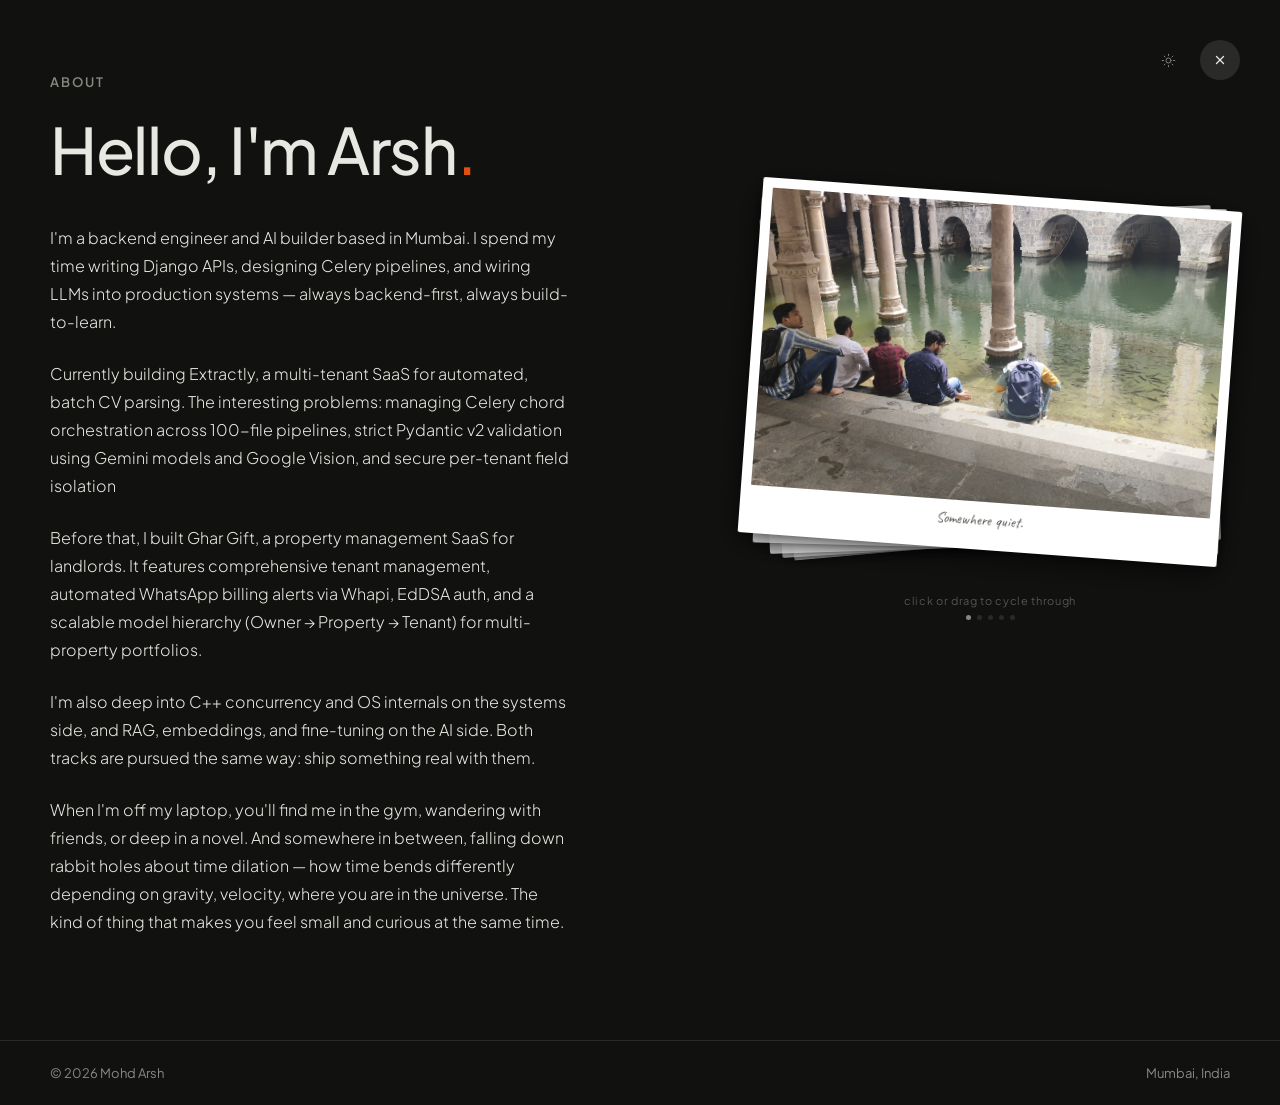
<file: about.html>
<!DOCTYPE html>
<html lang="en" id="root" class="dark">
<head>
  <meta charset="utf-8">
  <meta name="viewport" content="width=device-width, initial-scale=1">
  <title>About — Mohd Arsh</title>
  <meta name="description" content="Backend engineer and AI builder based in Mumbai. 3+ years building SaaS and LLM tools.">
  <link rel="preconnect" href="https://fonts.googleapis.com">
  <link href="https://fonts.googleapis.com/css2?family=Caveat:wght@500;600&family=Plus+Jakarta+Sans:wght@300;400;500;600;700&family=DM+Mono:wght@400;500&display=swap" rel="stylesheet">
  <link rel="stylesheet" href="assets/css/main.css">
  <link rel="stylesheet" href="assets/css/about.css">
  <link rel="icon" type="image/png" href="assets/images/arsh.webp">
</head>
<body>

<div class="about-header-actions">
  <button class="dark-toggle" onclick="toggleDark()" aria-label="Toggle dark mode">
    <svg id="dark-icon" xmlns="http://www.w3.org/2000/svg" width="15" height="15" viewBox="0 0 24 24" fill="none" stroke="currentColor" stroke-width="1.5" stroke-linecap="round" stroke-linejoin="round"><path d="M20.985 12.486a9 9 0 1 1-9.473-9.472c.405-.022.617.46.402.803a6 6 0 0 0 8.268 8.268c.344-.215.825-.004.803.401"></path></svg>
    <span class="toggle-tooltip" id="dark-label">SWITCH TO DARK MODE</span>
  </button>
  <a href="index.html" class="about-close-btn" aria-label="Back to home">
    <svg width="14" height="14" viewBox="0 0 24 24" fill="none" stroke="currentColor" stroke-width="2.2" stroke-linecap="round" stroke-linejoin="round">
      <line x1="18" y1="6" x2="6" y2="18"></line>
      <line x1="6" y1="6" x2="18" y2="18"></line>
    </svg>
  </a>
</div>

<main>
  <div class="page-wrapper">

    <div class="about-grid reveal">
      <!-- LEFT -->
      <div>
        <p class="about-eyebrow">About</p>
        <!-- ── Name + headline ── -->
        <h1 class="about-h1">Hello, I'm Arsh<span class="accent">.</span></h1>

        <!-- ── Bio paragraphs ── -->
        <p class="bio-p" >
          I'm a backend engineer and AI builder based in Mumbai. I spend my time writing
          Django APIs, designing Celery pipelines, and wiring LLMs into production systems — always
          backend-first, always build-to-learn.
        </p>
        <p class="bio-p">
          Currently building Extractly, a multi-tenant SaaS for automated, batch CV parsing. The interesting 
          problems: managing Celery chord orchestration across 100-file pipelines, strict Pydantic v2 
          validation using Gemini models and Google Vision, and secure per-tenant field isolation
        </p>
        <p class="bio-p" >
          Before that, I built Ghar Gift, a property management SaaS for landlords. 
          It features comprehensive tenant management, automated WhatsApp billing alerts via Whapi, 
          EdDSA auth, and a scalable model hierarchy (Owner → Property → Tenant) for
          multi-property portfolios.
        </p>
        <p class="bio-p" >
          I'm also deep into C++ concurrency and OS internals on the systems side, and RAG, embeddings,
          and fine-tuning on the AI side. Both tracks are pursued the same way: ship something real with them.
        </p>
        <p class="bio-p" >
          When I'm off my laptop, you'll find me in the gym, wandering with friends,
          or deep in a novel. And somewhere in between, falling down rabbit holes about
          time dilation — how time bends differently depending on gravity, velocity,
          where you are in the universe. The kind of thing that makes you feel small
          and curious at the same time.
        </p>
      </div>

      <!-- RIGHT: photo stack (5 images, click/drag to cycle) -->
      <div class="photo-stack-outer">
        <div class="photo-stack" id="photoStack">
          <div class="photo-card" data-index="0">
            <img src="./assets/images/culturalday.webp" alt="Cultural Day at college">
            <p class="photo-caption">Cultural Day Fits.</p>
          </div>
          <div class="photo-card" data-index="1">
            <img src="./assets/images/lastlunch.webp" alt="Last lunch">
            <p class="photo-caption">The last shared table.</p>
          </div>
          <div class="photo-card" data-index="2">
            <img src="./assets/images/projectteam.webp" alt="Final year project">
            <p class="photo-caption">Shipped, Final year project, wrapped.</p>
          </div>
          <div class="photo-card" data-index="3">
            <img src="./assets/images/blackday.webp" alt="Black day">
            <p class="photo-caption">Black day edition.</p>
          </div>
          <div class="photo-card" data-index="4">
            <img src="./assets/images/jamamasjid.webp" alt="Jama Masjid">
            <p class="photo-caption">Somewhere quiet.</p>
          </div>
        </div>
        <p class="stack-hint">click or drag to cycle through</p>
        <div class="stack-dots" id="stackDots">
          <div class="stack-dot"></div>
          <div class="stack-dot"></div>
          <div class="stack-dot"></div>
          <div class="stack-dot"></div>
          <div class="stack-dot"></div>
        </div>
      </div>
    </div>

    <!-- Experience 
    <div class="section-divider reveal reveal-d1">
      <div class="exp-grid">
        <div style="padding-top:24px;">
          <h2 class="exp-h2">Experience</h2>
          <p class="exp-sub">3+ years building products and pipelines.</p>
        </div>
        <div>

          <div class="exp-item">
            <div class="exp-logo">
              <span class="exp-logo-text">EXT</span>
            </div>
            <div>
              <div class="exp-row">
                <span class="exp-name">Extractly</span>
                <span class="exp-dates">2024–Present</span>
              </div>
              <div class="exp-role">Founder &amp; Builder — Multi-tenant CV parsing SaaS</div>
            </div>
          </div>

          <div class="exp-item">
            <div class="exp-logo">
              <span class="exp-logo-text">GG</span>
            </div>
            <div>
              <div class="exp-row">
                <span class="exp-name">Ghar Gift</span>
                <span class="exp-dates">2023–2024</span>
              </div>
              <div class="exp-role">Founder &amp; Builder — PG/hostel management SaaS</div>
            </div>
          </div>

          <div class="exp-item">
            <div class="exp-logo">
              <span class="exp-logo-text">MG<br>HR</span>
            </div>
            <div>
              <div class="exp-row">
                <span class="exp-name">MG HR / Jobs Sin</span>
                <span class="exp-dates">2023–Present</span>
              </div>
              <div class="exp-role">Web Manager — HR consultancy properties, content automation</div>
            </div>
          </div>

          <div class="exp-item">
            <div class="exp-logo">
              <span class="exp-logo-text">NR</span>
            </div>
            <div>
              <div class="exp-row">
                <span class="exp-name">NextRead</span>
                <span class="exp-dates">2023</span>
              </div>
              <div class="exp-role">Builder — Semantic book recommender (LangChain, Chroma, HuggingFace)</div>
            </div>
          </div>

        </div>
      </div>
    </div> -->

  </div>
</main>

<footer>
  <div class="page-wrapper footer-inner">
    <span class="footer-txt">© 2026 Mohd Arsh</span>
    <span class="footer-txt">Mumbai, India</span>
  </div>
</footer>

<script src="assets/js/common.js"></script>
<script src="assets/js/about.js"></script>
</body>
</html>
</file>
<file: assets/css/main.css>
/* assets/css/main.css */

/* ═══════════════════════════════════════
   TOKENS — LIGHT (default) + DARK
═══════════════════════════════════════ */
:root {
  --bg:     #fafaf8;
  --ink:    #1a1a18;
  --mid:    #6b6b65;
  --faint:  #b0b0a8;
  --rule:   #e8e5df;
  --accent: #e05010;
  --card-bg: #ffffff;
  --card-border: #E8E5DF;
  --tag-bg: rgba(26,26,24,0.05);
  --tag-c:  #6b6b65;
  --shadow-sm: 0 2px 8px rgba(0,0,0,0.06);
  --shadow-md: 0 4px 20px rgba(0,0,0,0.08);
  --mono: 'DM Mono', monospace;
}
html.dark {
  --bg:     #111110;
  --ink:    #e8e8e2;
  --mid:    #888882;
  --faint:  #555550;
  --rule:   #2a2a28;
  --card-bg:#1a1a18;
  --card-border: #2a2a28;
  --tag-bg: rgba(255,255,255,0.06);
  --tag-c:  #888882;
  --shadow-sm: 0 2px 8px rgba(0,0,0,0.3);
  --shadow-md: 0 4px 20px rgba(0,0,0,0.4);
}

/* ═══════════════════════════════════════
   RESET + BASE
═══════════════════════════════════════ */
*, *::before, *::after { box-sizing: border-box; margin: 0; padding: 0; }
html { scroll-behavior: smooth; }
body {
  font-family: 'Plus Jakarta Sans', sans-serif;
  background: var(--bg);
  color: var(--ink);
  min-height: 100vh;
  transition: background .2s, color .2s;
  -webkit-font-smoothing: antialiased;
}
a { text-decoration: none; color: inherit; }
img { display: block; max-width: 100%; }

/* ═══════════════════════════════════════
   PAGE WRAPPER
═══════════════════════════════════════ */
.page-wrapper {
  max-width: 1260px;
  margin: 0 auto;
  padding: 0 40px;
}

/* ═══════════════════════════════════════
   NAV
═══════════════════════════════════════ */
#site-nav {
  position: fixed; top: 0; left: 0; right: 0; z-index: 100;
  height: 52px;
  border-bottom: 1px solid var(--rule);
  backdrop-filter: blur(12px);
  -webkit-backdrop-filter: blur(12px);
  background-color: color-mix(in srgb, var(--bg) 85%, transparent);
  transition: background .2s, border-color .2s;
  display: flex;
  align-items: center;
}
.nav-inner {
  height: 100%;
  display: flex;
  align-items: center;
  justify-content: space-between;
  width: 100%;
}
.nav-name {
  font-size: 15px;
  font-weight: 400;
  color: var(--ink);
  letter-spacing: -0.01em;
}
.nav-right {
  display: flex;
  align-items: center;
  gap: 32px;
}
.nav-link {
  position: relative;
  font-size: 14px;
  font-weight: 300;
  color: var(--mid);
  transition: color .15s;
}
.nav-link:hover { color: var(--ink); }
.nav-link.active {
  color: var(--ink);
  font-weight: 500;
}
.nav-link.active::after {
  content: '';
  position: absolute;
  bottom: -6px;
  left: 50%;
  transform: translateX(-50%);
  width: 4px;
  height: 4px;
  background: var(--accent);
  border-radius: 50%;
}
.nav-links-desktop { display: flex; align-items: center; gap: 32px; }

/* dark toggle */
.dark-toggle {
  border: none; cursor: pointer; color: var(--mid);
  line-height: 1; padding: 6px 8px;
  display: flex; align-items: center;
  border-radius: 8px; background: none;
  transition: color .15s, background .15s;
  position: relative;
}
.dark-toggle:hover { color: var(--ink); background: var(--rule); }
.toggle-tooltip {
  position: absolute;
  top: calc(100% + 8px); left: 50%;
  transform: translateX(-50%) scale(0.95);
  transform-origin: top center;
  white-space: nowrap;
  font-size: 10px; font-weight: 400; letter-spacing: 0.12em;
  color: var(--mid); background: var(--bg);
  border: 1px solid var(--rule); border-radius: 6px;
  padding: 4px 8px; pointer-events: none;
  opacity: 0; transition: opacity .1s, transform .1s;
}
.dark-toggle:hover .toggle-tooltip { opacity: 1; transform: translateX(-50%) scale(1); }

/* hamburger */
.hamburger {
  display: none; flex-direction: column; gap: 5px;
  cursor: pointer; padding: 4px; border: none; background: none;
}
.hamburger span { width: 18px; height: 1.5px; background: var(--ink); border-radius: 2px; display: block; }

/* ═══════════════════════════════════════
   SECTION SHARED
═══════════════════════════════════════ */
section { padding-top: clamp(56px, 8vh, 96px); padding-bottom: clamp(56px, 8vh, 96px); }
.section-divider { border-top: 1px solid var(--rule); }
.section-h2 {
  font-size: 28px; font-weight: 400; color: var(--ink);
  line-height: 1.2; margin: 0 0 24px;
  scroll-margin-top: 72px;
}
.section-sub {
  font-size: 16px; font-weight: 400; color: var(--mid);
  line-height: 1.6; margin: 0 0 24px;
}

/* ═══════════════════════════════════════
   FOOTER
═══════════════════════════════════════ */
footer {
  border-top: 1px solid var(--rule);
  padding: 24px 0;
}
.footer-inner {
  display: flex;
  align-items: center;
  justify-content: space-between;
}
.footer-txt { font-size: 13px; font-weight: 400; color: var(--mid); }

/* ═══════════════════════════════════════
   SCROLL REVEAL
═══════════════════════════════════════ */
.reveal { opacity: 0; transform: translateY(14px); transition: opacity .5s ease, transform .5s ease; }
.reveal.visible { opacity: 1; transform: none; }

/* ═══════════════════════════════════════
   MOBILE MENU
═══════════════════════════════════════ */
.mobile-menu {
  position: fixed; top: 52px; left: 0; right: 0;
  background: var(--bg); border-bottom: 1px solid var(--rule);
  padding: 16px 24px; z-index: 99;
  display: none; flex-direction: column; gap: 0;
}
.mobile-menu.open { display: flex; }
.mobile-menu-link { font-size: 16px; color: var(--ink); padding: 12px 0; border-bottom: 1px solid var(--rule); }
.mobile-menu-link.active { color: var(--accent); font-weight: 500; }
.mobile-menu-link:last-child { border-bottom: none; }

/* ═══════════════════════════════════════
   RESPONSIVE
═══════════════════════════════════════ */
@media (max-width: 768px) {
  /* Hide desktop nav links but keep the standalone About link visible */
  .nav-links-desktop { display: none; }
  .nav-right .nav-link:not(.nav-links-desktop .nav-link) { display: none; }
  .hamburger { display: flex; }
  .page-wrapper { padding: 0 16px; }
  .footer-inner { flex-direction: column; gap: 8px; text-align: center; }
}

/* ═══════════════════════════════════════
   HAMBURGER TAP TARGET
═══════════════════════════════════════ */
@media (max-width: 768px) {
  .hamburger {
    padding: 8px;
    margin-right: -8px;
  }
  .dark-toggle {
    padding: 8px;
  }
}
</file>
<file: assets/css/about.css>
/* assets/css/about.css */
.about-header-actions {
  position: absolute;
  top: 40px;
  right: 40px;
  display: flex;
  align-items: center;
  gap: 16px;
  z-index: 100;
}

.about-close-btn {
  width: 40px;
  height: 40px;
  border-radius: 50%;
  background: var(--rule);
  color: var(--ink);
  display: flex;
  align-items: center;
  justify-content: center;
  transition: background 0.2s ease, transform 0.2s ease;
}

.about-close-btn:hover {
  background: color-mix(in srgb, var(--rule) 75%, var(--ink));
  transform: scale(1.05);
}

@media (max-width: 768px) {
  .about-header-actions {
    top: 24px;
    right: 24px;
  }
}

.reveal-d1 {
  transition-delay: .08s;
}

.about-grid {
  display: grid;
  grid-template-columns: minmax(0, 520px) clamp(320px, 40vw, 480px);
  justify-content: space-between;
  gap: 60px;
  align-items: start;
  padding-top: 74px;
  padding-bottom: 80px;
}

.about-eyebrow {
  font-size: 13px;
  font-weight: 600;
  color: var(--mid);
  letter-spacing: 0.15em;
  text-transform: uppercase;
  margin-bottom: 24px;
}

.about-h1 {
  font-size: clamp(40px, 5vw, 64px);
  font-weight: 500;
  color: var(--ink);
  line-height: 1.1;
  margin-bottom: 40px;
  letter-spacing: -0.02em;
}

.about-h1 .accent {
  color: var(--accent);
}

.pronunciation {
  font-size: 14px;
  font-weight: 400;
  color: var(--mid);
  margin-bottom: 48px;
}

.bio-p {
  font-size: 16px;
  font-weight: 300;
  /* was 400, too heavy */
  color: var(--ink);
  line-height: 1.75;
  margin-bottom: 24px;
}

.section-divider {
  border-top: 1px solid var(--rule);
  padding-top: 40px;
  padding-bottom: 60px;
}

.exp-grid {
  display: grid;
  grid-template-columns: 1fr 2fr;
  gap: 80px;
  align-items: start;
}

.exp-h2 {
  font-size: 28px;
  font-weight: 400;
  color: var(--ink);
  margin: 0 0 12px;
}

.exp-sub {
  font-size: 16px;
  font-weight: 400;
  color: var(--mid);
  line-height: 1.6;
}

.exp-item {
  display: grid;
  grid-template-columns: 48px 1fr;
  gap: 20px;
  align-items: start;
  padding: 24px 0;
  border-top: 1px solid var(--rule);
}

.exp-item:first-child {
  border-top: none;
}

.exp-logo {
  width: 48px;
  height: 48px;
  border-radius: 12px;
  border: 1px solid var(--rule);
  flex-shrink: 0;
  overflow: hidden;
  background: var(--card-bg);
  display: flex;
  align-items: center;
  justify-content: center;
}

.exp-logo-text {
  font-size: 11px;
  font-weight: 700;
  color: var(--mid);
  text-align: center;
  line-height: 1.3;
}

.exp-row {
  display: flex;
  align-items: baseline;
  gap: 6px;
  margin-bottom: 4px;
}

.exp-name {
  font-size: 17px;
  font-weight: 500;
  color: var(--ink);
}

.exp-dates {
  font-size: 14px;
  font-weight: 400;
  color: var(--faint);
  margin-left: auto;
}

.exp-role {
  font-size: 15px;
  font-weight: 400;
  color: var(--ink);
  line-height: 1.5;
}

/* photo stack */
.photo-stack-outer {
  position: relative;
  padding-top: 120px;
}

.photo-stack {
  position: relative;
  width: 100%;
  height: 380px;
  /* was 320px — too short */
}

.photo-card {
  position: absolute;
  top: 0;
  left: 0;
  right: 0;
  background: #fff;
  padding: 10px 10px 12px;
  box-shadow: 0 4px 16px rgba(0, 0, 0, 0.09), 0 1px 4px rgba(0, 0, 0, 0.05);
  border-radius: 2px;
  border: none;
  transition: transform .25s cubic-bezier(.34, 1.3, .64, 1), box-shadow .25s ease, opacity .35s ease;
  will-change: transform;
  backface-visibility: hidden;
  -webkit-backface-visibility: hidden;
}

.photo-card.is-top {
  box-shadow: 0 8px 32px rgba(0, 0, 0, 0.13), 0 2px 8px rgba(0, 0, 0, 0.07);
}

html.dark .photo-card {
  box-shadow: 0 4px 16px rgba(0, 0, 0, 0.4), 0 1px 4px rgba(0, 0, 0, 0.2);
  border: none;
}

html.dark .photo-card.is-top {
  box-shadow: 0 8px 32px rgba(0, 0, 0, 0.6), 0 2px 8px rgba(0, 0, 0, 0.3);
}

.photo-card img {
  display: block;
  width: 100%;
  aspect-ratio: 340 / 220;
  object-fit: cover;
  border-radius: 1px;
  pointer-events: none;
  -webkit-user-drag: none;
}

.photo-caption {
  font-family: 'Caveat', cursive;
  font-size: 15px;
  font-weight: 400;
  color: #5a5650;
  text-align: center;
  margin: 10px 0 8px;
  line-height: 1.2;
}

.stack-hint {
  font-size: 11px;
  color: var(--faint);
  text-align: center;
  margin-top: 20px;
  letter-spacing: 0.06em;
}

.stack-dots {
  display: flex;
  justify-content: center;
  gap: 6px;
  margin-top: 8px;
}

.stack-dot {
  width: 5px;
  height: 5px;
  border-radius: 50%;
  background: var(--rule);
  transition: background .2s;
}

.stack-dot.active {
  background: var(--mid);
}


@media (max-width: 768px) {

  .about-grid,
  .exp-grid {
    grid-template-columns: 1fr;
    gap: 32px;
  }

  /* Remove decorative top padding — photo goes below text on mobile */
  .photo-stack-outer {
    padding-top: 0;
  }

  .photo-stack {
    height: 260px;
  }

  /* Tighter section spacing on mobile */
  .section-divider {
    padding-top: 28px;
    padding-bottom: 40px;
  }

  .exp-grid {
    gap: 24px;
  }

  .about-h1 {
    font-size: clamp(34px, 8vw, 52px);
    margin-bottom: 28px;
  }

  .bio-p {
    font-size: 15px;
  }
}
</file>
